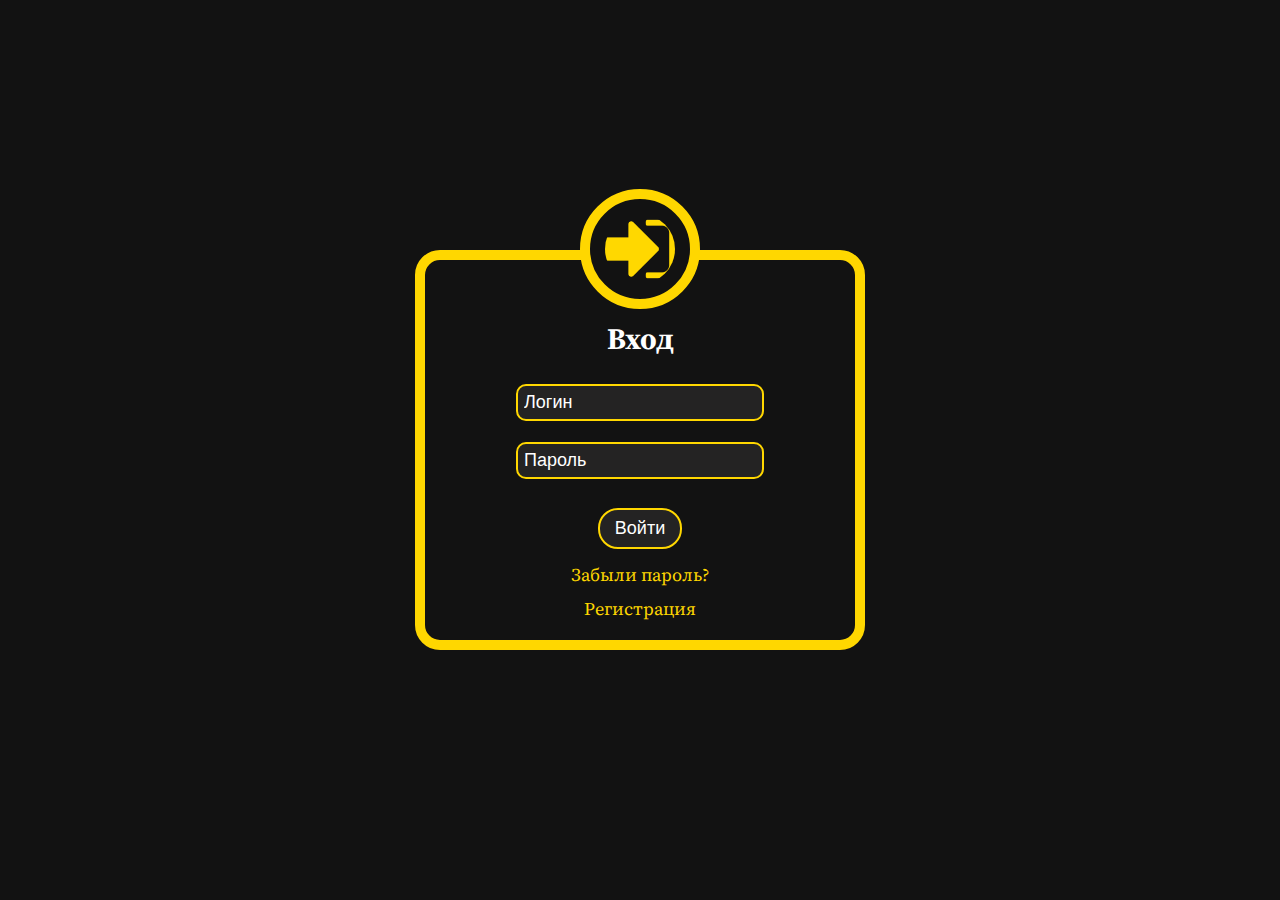
<file: index.html>
<!doctype html>
<html lang="en">
<head>
    <meta charset="UTF-8">
    <meta name="viewport"
          content="width=device-width, user-scalable=no, initial-scale=1.0, maximum-scale=1.0, minimum-scale=1.0">
    <meta http-equiv="X-UA-Compatible" content="ie=edge">
    <title>Вход</title>
    <link rel="stylesheet" href="SignIn.css">
</head>
<body>
    <div class="container">
        <div class="box-regi">
            <img class="ico" src="img/sign-in.svg">
            <h1>Вход</h1>
            <form>
                <p><input type="text" name="login" placeholder="Логин" id=""></p>
                <p><input type="password" name="password" placeholder="Пароль" id=""></p>
                <p class="button"><input type="submit" value="Войти" id=""></p>
            </form>
            <a href="#">Забыли пароль?</a>
            <a href="Regist.html" class="reg">Регистрация</a>
        </div>
    </div>
</body>
</html>
</file>
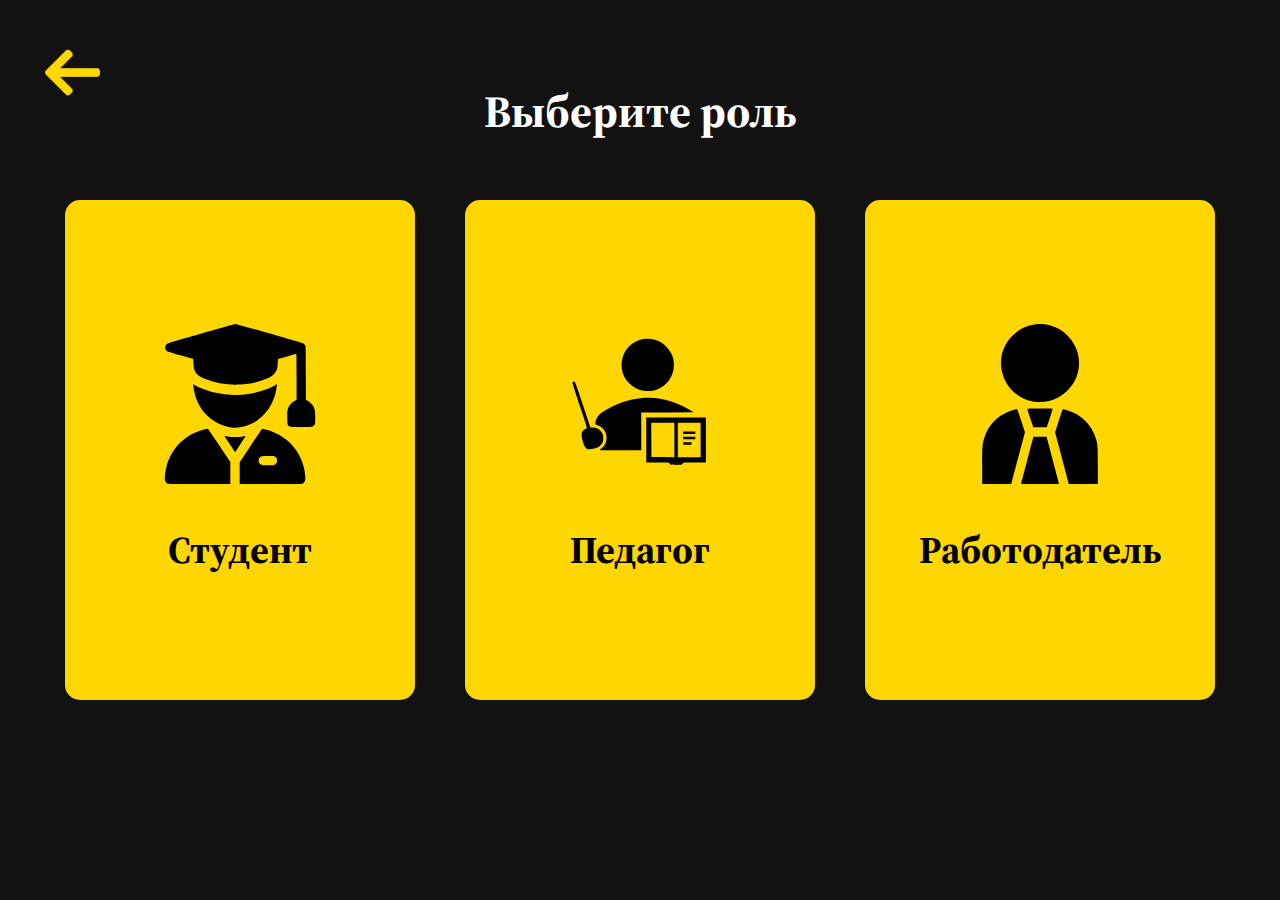
<file: Regist.html>
<!doctype html>
<html lang="en">
<head>
    <meta charset="UTF-8">
    <meta name="viewport"
          content="width=device-width, user-scalable=no, initial-scale=1.0, maximum-scale=1.0, minimum-scale=1.0">
    <meta http-equiv="X-UA-Compatible" content="ie=edge">
    <title>Регистрация</title>
    <link rel="stylesheet" href="style.css">
</head>
<body>
    <a href="index.html"><img class="back" src="img/back.svg"></a>
    <h1>Выберите роль</h1>
    <div class="container">
        <a href="Sign_St.html" class="box-student">
            <div>
                <img src="img/student.svg">
                <h2>Студент</h2>
            </div>
        </a>
        <a href="Sign_Te.html" class="box-teacher">
            <div>
                <img src="img/teacher.svg">
                <h2>Педагог</h2>
            </div>
        </a>
        <a href="Sign_Be.html" class="box-employer">
            <div>
                <img src="img/business.svg">
                <h2>Работодатель</h2>
            </div>
        </a>
    </div>
</body>
</html>
</file>
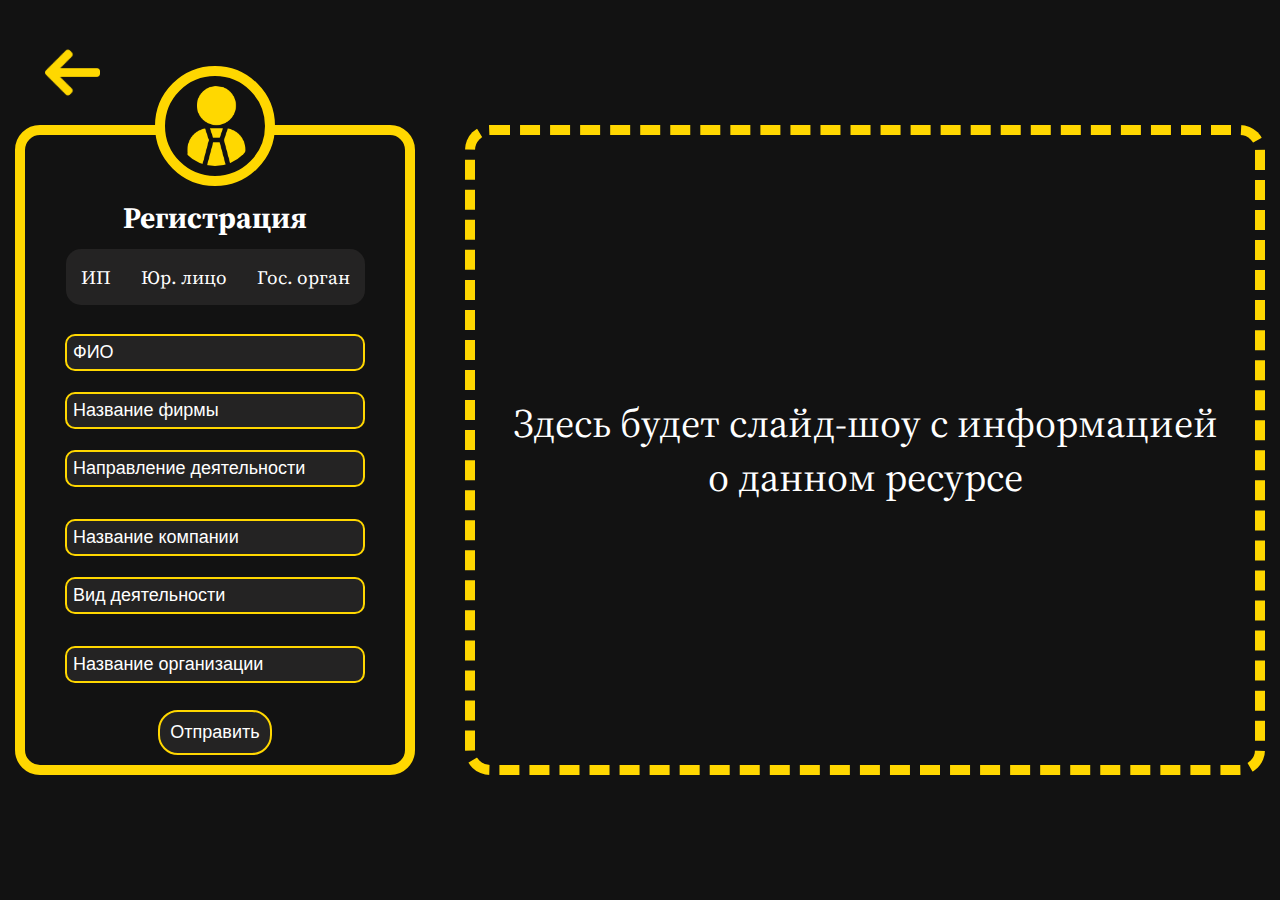
<file: Sign_Be.html>
<!doctype html>
<html lang="en">
<head>
    <meta charset="UTF-8">
    <meta name="viewport"
          content="width=device-width, user-scalable=no, initial-scale=1.0, maximum-scale=1.0, minimum-scale=1.0">
    <meta http-equiv="X-UA-Compatible" content="ie=edge">
    <title>Регистрация для работодателя</title>
    <link rel="stylesheet" href="Sign_Be.css">
</head>
<body>
    <a href="Regist.html"><img class="back" src="img/back.svg"></a>
    <div class="container">
        <div class="box-regi">
            <img class="ico" src="img/business_gold.svg">
            <h1>Регистрация</h1>
            <div class="choice">
                <div class="one">ИП</div>
                <div class="two">Юр. лицо</div>
                <div class="three">Гос. орган</div>
            </div>
            <form>
                <!--<p class="text">Для ИП:</p>-->
                <p><input type="text" name="FIO" size="25" placeholder="ФИО" id=""></p>
                <!--<p><input type="text" name="name" size="25" placeholder="Имя" id=""></p>
                <p><input type="text" name="patronymic" size="25" placeholder="Отчество" id=""></p>-->
                <p><input type="text" name="firm" size="25" placeholder="Название фирмы" id=""></p>
                <p><input type="text" name="profile" size="25" placeholder="Направление деятельности" id=""></p>
            </form>
            <form>
                <!--<p class="text">Для юридических лиц:</p>-->
                <p><input type="text" name="comp" size="25" placeholder="Название компании" id=""></p>
                <p><input type="text" name="activity" size="25" placeholder="Вид деятельности" id=""></p>
            </form>
            <form>
                <!--<p class="text">Для гос. органа</p>-->
                <p><input type="text" name="org" size="25" placeholder="Название организации" id=""></p>
                <p class="button"><input type="submit" size="25" value="Отправить" id=""></p>
            </form>
        </div>
        <div class="box-info">Здесь будет слайд-шоу с информацией о данном ресурсе</div>
    </div>
    <script></script>
</body>
</html>
</file>
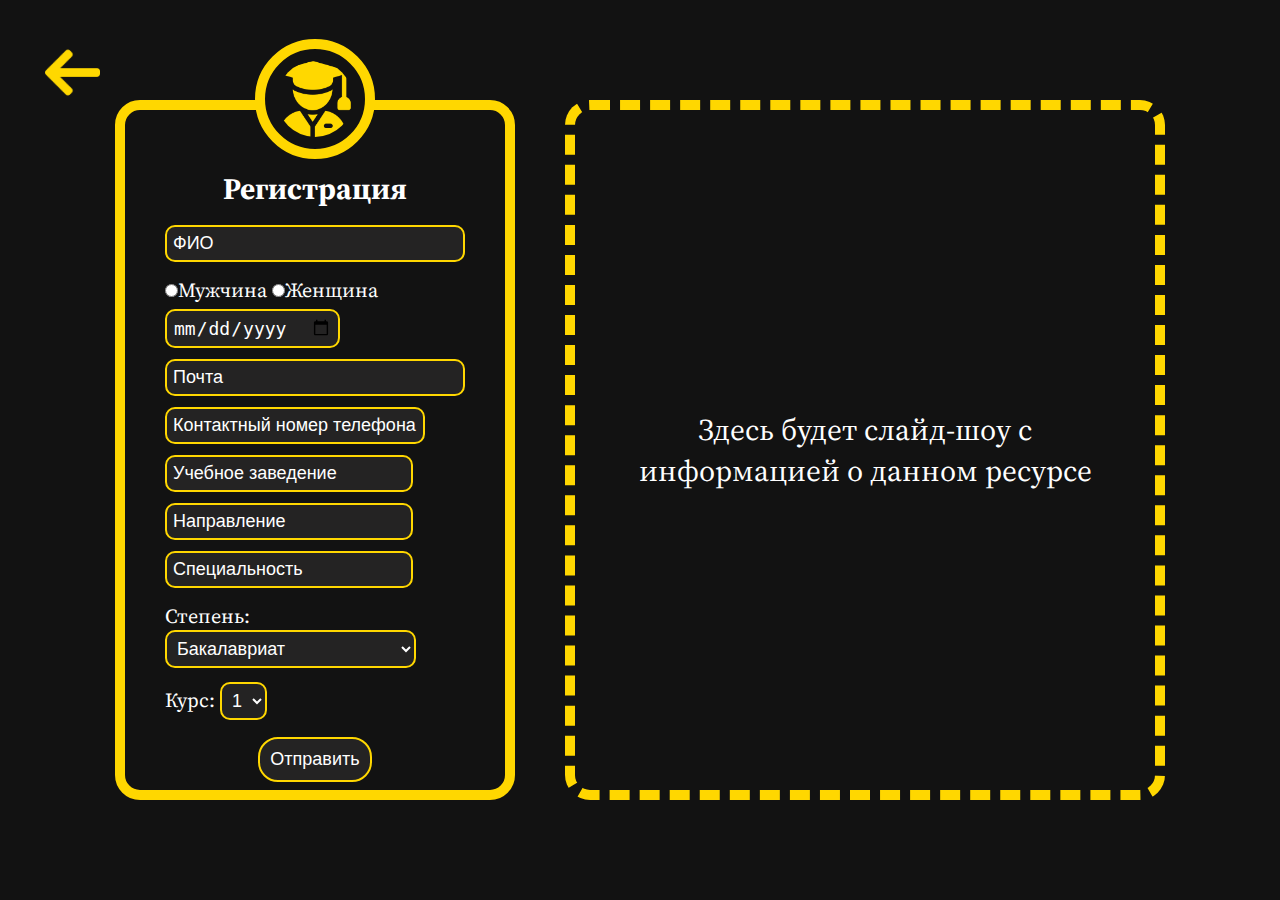
<file: Sign_St.html>
<!doctype html>
<html lang="en">
<head>
    <meta charset="UTF-8">
    <meta name="viewport"
          content="width=device-width, user-scalable=no, initial-scale=1.0, maximum-scale=1.0, minimum-scale=1.0">
    <meta http-equiv="X-UA-Compatible" content="ie=edge">
    <title>Регистрация для студента</title>
    <link rel="stylesheet" href="Sign_St.css">
</head>
<body>
    <a href="Regist.html"><img class="back" src="img/back.svg"></a>
    <div class="container">
        <div class="box-regi">
            <img class="ico" src="img/student_gold.svg">
            <h1>Регистрация</h1>
            <form>
                <p><input type="text" name="surname" size="25" placeholder="ФИО" id=""></p>
                <!--<p><input type="text" name="name" size="25" placeholder="Имя" id=""></p>
                <p><input type="text" name="patronymic" size="25" placeholder="Отчество" id=""></p>-->
                <p class="radio"><input type="radio" name="sex" value="man" id="">Мужчина
                <input type="radio" name="sex" value="women" id="">Женщина</p>
                <p><input type="date" id=""></p>
                <p><input type="email" name="email" size="25" placeholder="Почта" id=""></p>
                <p><input type="tel" class="tel" name="tel" size="12" placeholder="Контактный номер телефона" id=""></p>
                <p><input type="text" name="university" placeholder="Учебное заведение" id=""></p>
                <p><input type="text" name="direction" placeholder="Направление" id=""></p>
                <p><input type="text" name="specialization" placeholder="Специальность" id=""></p>
                <p class="text">Степень:<br><select name="degree" id="">
                    <option selected value="baccalaureate">Бакалавриат</option>
                    <option value="magistracy">Магистратура</option>
                    <option value="postgraduate/residency">Аспирантура/Ординатура</option>
                </select></p>
                <p class="text">Курс: <select name="course" id="">
                    <option selected value="1">1</option>
                    <option value="2">2</option>
                    <option value="3">3</option>
                    <option value="4">4</option>
                    <option value="5">5</option>
                    <option value="6">6</option>
                </select></p>
                <p class="button"><input type="submit" value="Отправить" id=""></p>
            </form>
        </div>
        <div class="box-info">Здесь будет слайд-шоу с информацией о данном ресурсе</div>
    </div>
</body>
</html>
</file>
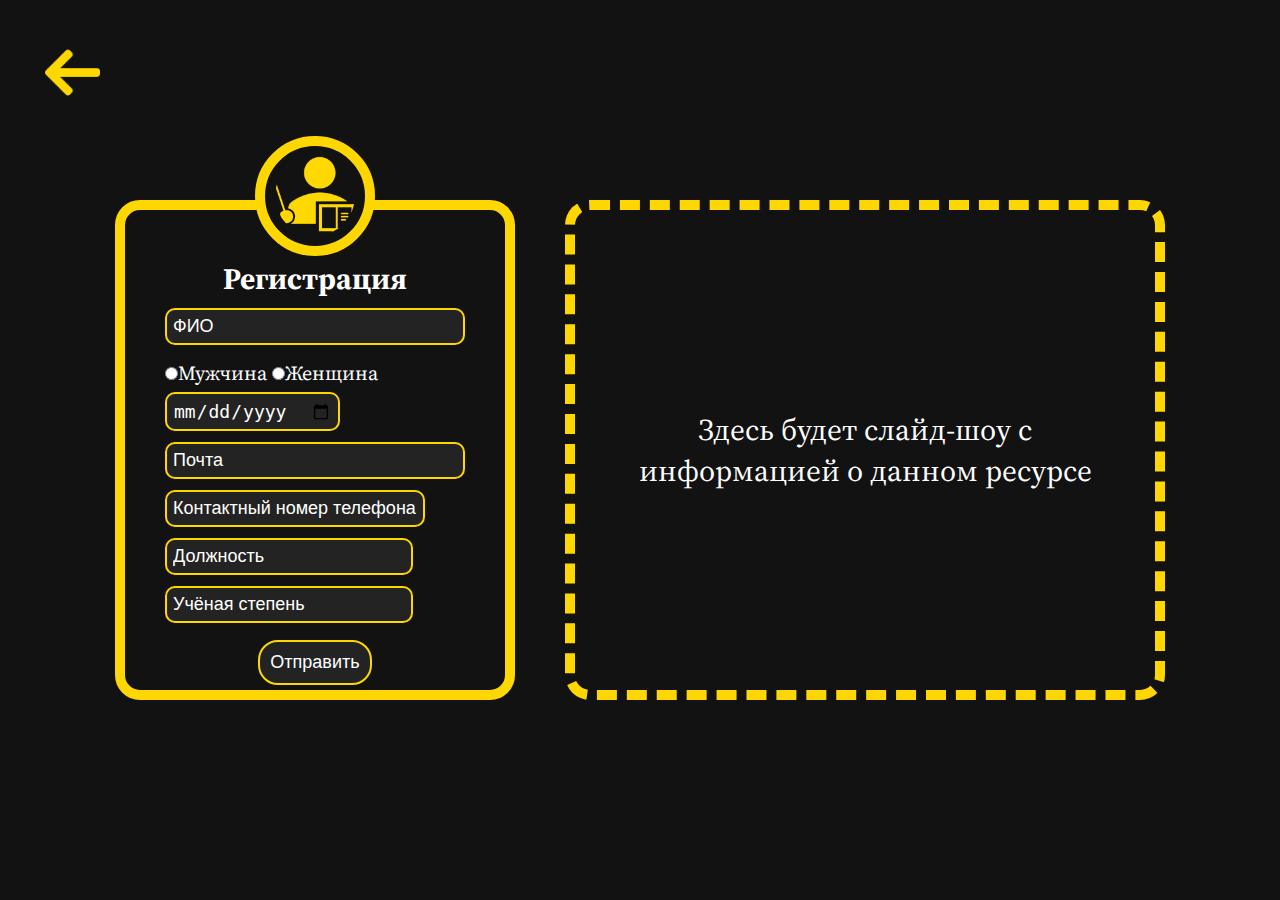
<file: Sign_Te.html>
<!doctype html>
<html lang="en">
<head>
    <meta charset="UTF-8">
    <meta name="viewport"
          content="width=device-width, user-scalable=no, initial-scale=1.0, maximum-scale=1.0, minimum-scale=1.0">
    <meta http-equiv="X-UA-Compatible" content="ie=edge">
    <title>Регистрация для педагога</title>
    <link rel="stylesheet" href="Sign_Te.css">
</head>
<body>
    <a href="Regist.html"><img class="back" src="img/back.svg"></a>
    <div class="container">
        <div class="box-regi">
            <img class="ico" src="img/teacher_gold.svg">
            <h1>Регистрация</h1>
            <form>
                <p><input type="text" name="surname" size="25" placeholder="ФИО" id=""></p>
                <!--<p><input type="text" name="name" size="25" placeholder="Имя" id=""></p>
                <p><input type="text" name="patronymic" size="25" placeholder="Отчество" id=""></p>-->
                <p class="radio"><input type="radio" name="sex" value="man" id="">Мужчина
                <input type="radio" name="sex" value="women" id="">Женщина</p>
                <p><input type="date" id=""></p>
                <p><input type="email" name="email" size="25" placeholder="Почта" id=""></p>
                <p><input type="tel" class="tel" name="tel" size="12" placeholder="Контактный номер телефона" id=""></p>
                <p><input type="text" name="post" placeholder="Должность" id=""></p>
                <p><input type="text" name="ac_degree" placeholder="Учёная степень" id=""></p>
                <p class="button"><input type="submit" value="Отправить" id=""></p>
            </form>
        </div>
        <div class="box-info">Здесь будет слайд-шоу с информацией о данном ресурсе</div>
    </div>
</body>
</html>
</file>
<file: SignIn.css>
@import url('https://fonts.googleapis.com/css2?family=Source+Serif+Pro:wght@300;400&display=swap');
* {
    margin: 0;
    padding: 0;
    box-sizing: border-box;
}
body {
    font-family: 'Source Serif Pro', serif;
    font-size: 40px;
    width: 100%;
    min-height: 100vh;
    background-color: #121212;
}
h1 {
    color: white;
    font-size: 30px;
}
.container {
    display: grid;
    gap: 50px;
    height: 100vh;

    grid-template-columns: 450px;
    grid-template-rows: 400px;
    
    justify-content: center;
    align-content: center;
}
.box-regi {
    display: grid;
    place-items: center;
    border: 10px solid;
    border-color: gold;
    border-radius: 25px;
}
.ico {
    width: 120px;
    height: 120px;
    margin-top: -75px;
    border: 10px solid;
    border-color: gold;
    border-radius: 50%;
    padding: 15px;
    background-color: #121212;
}
input{    
    font-size: 18px;
    border: 2px solid gold;
    background: #242323;
    color: white;
    padding: 6px;
    border-radius: 10px;
    margin-bottom: 4px;
}
input::-webkit-input-placeholder {
    color: white;
  }
input::-moz-placeholder {
    color: white;
}
.button {
    margin-top: 10px;
    text-align: center;
}
.button input {
    padding: 8px 15px;
    border-radius: 20px;
    cursor: pointer;
    transition-property: opacity;
    transition-duration: 0.15s;
    transition-timing-function: linear;
    text-decoration: none;
}
.button input:hover {
    opacity: 0.7;
}
.text {
    color: white;
    font-size: 20px;
}
a {
    font-size: 18px;
    color: gold;
    transition-property: opacity;
    transition-duration: 0.15s;
    transition-timing-function: linear;
    text-decoration: none;
}
a:hover {
    opacity: 0.7;
}
.reg {
    margin-bottom: 15px;
}
</file>
<file: style.css>
@import url('https://fonts.googleapis.com/css2?family=Source+Serif+Pro:wght@300;400&display=swap');
* {
    margin: 0;
    padding: 0;
    box-sizing: border-box;
}
body {
    font-family: sans-serif;
    font-size: 40px;
    width: 100%;
    min-height: 100vh;
    background-color: #121212;
}
h1 {
    position: absolute;
    font-family: 'Source Serif Pro', serif;
    color: white;
    font-size: 45px;
    transform: translate(-50%, 0px);
    left: 50%;
    top: 80px;
}
h2 {
    font-family: 'Source Serif Pro', serif;
    font-size: 38px;
}
[class^="box-"] {
    background-color: #ffd700;
    display: grid;
    place-items: center;
    border-radius: 15px;
    /*border: 8px solid;
    border-color: #e6c200;*/
    transition-property: filter;
    transition-duration: 0.30s;
    transition-timing-function: linear;
}
[class^="box-"]:hover {
    filter: drop-shadow(0 0 20px #ffd700);
}
[class^="box-"] div {
    display: grid;
    place-items: center;
    row-gap:  40px;
}
a {
    text-decoration: none;
    color: black;
}
.container {
    display: grid;
    gap: 50px;
    height: 100vh;

    grid-template-columns: repeat(3, 350px);
    grid-template-rows: 500px;
    
    justify-content: center;
    align-content: center;
}
div img {
    width: 160px;
    height: 160px;
}
.back {
    max-width: 55px;
    max-height: 55px;
    position: absolute;
    cursor: pointer;
    margin: 45px 0px 0px 45px;
    transition-property: opacity;
    transition-duration: 0.15s;
    transition-timing-function: linear;
}
.back:hover {
    opacity: 0.7;
}
</file>
<file: Sign_Be.css>
@import url('https://fonts.googleapis.com/css2?family=Source+Serif+Pro:wght@300;400&display=swap');
* {
    margin: 0;
    padding: 0;
    box-sizing: border-box;
}
body {
    font-family: 'Source Serif Pro', serif;
    font-size: 40px;
    width: 100%;
    min-height: 100vh;
    background-color: #121212;
}
h1 {
    color: white;
    font-size: 30px;
}
.container {
    display: grid;
    gap: 50px;
    height: 100vh;

    grid-template-columns: 400px 800px;
    grid-template-rows: 650px;
    
    justify-content: center;
    align-content: center;
}
[class^="box-"] {
    display: grid;
    place-items: center;
    border: 10px solid;
    border-color: gold;
    border-radius: 25px;
}
.ico {
    width: 120px;
    height: 120px;
    margin-top: -75px;
    border: 10px solid;
    border-color: gold;
    border-radius: 50%;
    padding: 10px;
    background-color: #121212;
}
input{    
    font-size: 18px;
    border: 2px solid gold;
    background: #242323;
    color: white;
    padding: 6px;
    border-radius: 10px;
    margin-bottom: 4px;
}
input::-webkit-input-placeholder {
    color: white;
  }
input::-moz-placeholder {
    color: white;
}
.button {
    margin-top: 10px;
    text-align: center;
}
.button input {
    padding: 10px;
    border-radius: 20px;
    cursor: pointer;
    transition-property: opacity;
    transition-duration: 0.15s;
    transition-timing-function: linear;
    text-decoration: none;
}
.button input:hover {
    opacity: 0.7;
}
.text {
    color: white;
    font-size: 20px;
}
.box-info {
    color: white;
    border: 10px dashed gold;
    padding: 30px;
    text-align: center;
}
.back {
    max-width: 55px;
    max-height: 55px;
    position: absolute;
    cursor: pointer;
    margin: 45px 0px 0px 45px;
    transition-property: opacity;
    transition-duration: 0.15s;
    transition-timing-function: linear;
}
.back:hover {
    opacity: 0.7;
}
.choice {
    display: flex;
    justify-content: space-between;
    font-size: 19px;
    color: white;
}
.choice div {
    padding: 15px;
    background-color: #242323;
    transition-property: opacity;
    transition-duration: 0.15s;
    transition-timing-function: linear;
    cursor: pointer;
}
.choice div:hover {
    opacity: 0.7;
}
.one {
    border-radius: 15px 0px 0px 15px;
}
.three {
    border-radius: 0px 15px 15px 0px;
}
</file>
<file: Sign_St.css>
@import url('https://fonts.googleapis.com/css2?family=Source+Serif+Pro:wght@300;400&display=swap');
* {
    margin: 0;
    padding: 0;
    box-sizing: border-box;
}
body {
    font-family: 'Source Serif Pro', serif;
    font-size: 40px;
    width: 100%;
    min-height: 100vh;
    background-color: #121212;
}
h1 {
    color: white;
    font-size: 30px;
}
.container {
    display: grid;
    gap: 50px;
    height: 100vh;

    grid-template-columns: 400px 800px;
    grid-template-rows: 750px;
    
    justify-content: center;
    align-content: center;
}
[class^="box-"] {
    display: grid;
    place-items: center;
    border: 10px solid;
    border-color: gold;
    border-radius: 25px;
}
.ico {
    width: 120px;
    height: 120px;
    margin-top: -75px;
    border: 10px solid;
    border-color: gold;
    border-radius: 50%;
    padding: 12px;
    background-color: #121212;
}
.radio, .text {
    color: white;
    font-size: 20px;
    margin-top: 10px;
}
input, select {    
    font-size: 18px;
    border: 2px solid gold;
    background: #242323;
    color: white;
    padding: 6px;
    border-radius: 10px;
    margin-bottom: 4px;
}
input::-webkit-input-placeholder {
    color: white;
  }
input::-moz-placeholder {
    color: white;
}
.tel {
    width: 260px;
}
.button {
    margin-top: 10px;
    text-align: center;
}
.button input {
    padding: 10px;
    border-radius: 20px;
    cursor: pointer;
    transition-property: opacity;
    transition-duration: 0.15s;
    transition-timing-function: linear;
    text-decoration: none;
}
.button input:hover {
    opacity: 0.7;
}
.box-info {
    color: white;
    border: 10px dashed gold;
    padding: 30px;
    text-align: center;
}
.back {
    max-width: 55px;
    max-height: 55px;
    position: absolute;
    cursor: pointer;
    margin: 45px 0px 0px 45px;
    transition-property: opacity;
    transition-duration: 0.15s;
    transition-timing-function: linear;
}
.back:hover {
    opacity: 0.7;
}
@media (max-width: 1600px) {
    .container {
        font-size: 30px;
        grid-template-columns: 400px 600px;
        grid-template-rows: 700px;
    }
}
</file>
<file: Sign_Te.css>
@import url('https://fonts.googleapis.com/css2?family=Source+Serif+Pro:wght@300;400&display=swap');
* {
    margin: 0;
    padding: 0;
    box-sizing: border-box;
}
body {
    font-family: 'Source Serif Pro', serif;
    font-size: 40px;
    width: 100%;
    min-height: 100vh;
    background-color: #121212;
}
h1 {
    color: white;
    font-size: 30px;
}
.container {
    display: grid;
    gap: 50px;
    height: 100vh;

    grid-template-columns: 400px 800px;
    grid-template-rows: 600px;
    
    justify-content: center;
    align-content: center;
}
[class^="box-"] {
    display: grid;
    place-items: center;
    border: 10px solid;
    border-color: gold;
    border-radius: 25px;
}
.ico {
    width: 120px;
    height: 120px;
    margin-top: -75px;
    border: 10px solid;
    border-color: gold;
    border-radius: 50%;
    padding: 10px;
    background-color: #121212;
}
.radio{
    color: white;
    font-size: 20px;
    margin-top: 10px;
}
input{    
    font-size: 18px;
    border: 2px solid gold;
    background: #242323;
    color: white;
    padding: 6px;
    border-radius: 10px;
    margin-bottom: 4px;
}
input::-webkit-input-placeholder {
    color: white;
  }
input::-moz-placeholder {
    color: white;
}
.tel {
    width: 260px;
}
.button {
    margin-top: 10px;
    text-align: center;
}
.button input {
    padding: 10px;
    border-radius: 20px;
    cursor: pointer;
    transition-property: opacity;
    transition-duration: 0.15s;
    transition-timing-function: linear;
    text-decoration: none;
}
.button input:hover {
    opacity: 0.7;
}
.box-info {
    color: white;
    border: 10px dashed gold;
    padding: 30px;
    text-align: center;
}
.back {
    max-width: 55px;
    max-height: 55px;
    position: absolute;
    cursor: pointer;
    margin: 45px 0px 0px 45px;
    transition-property: opacity;
    transition-duration: 0.15s;
    transition-timing-function: linear;
}
.back:hover {
    opacity: 0.7;
}
@media (max-width: 1600px) {
    .container {
        font-size: 30px;
        grid-template-columns: 400px 600px;
        grid-template-rows: 500px;
    }
}
</file>
